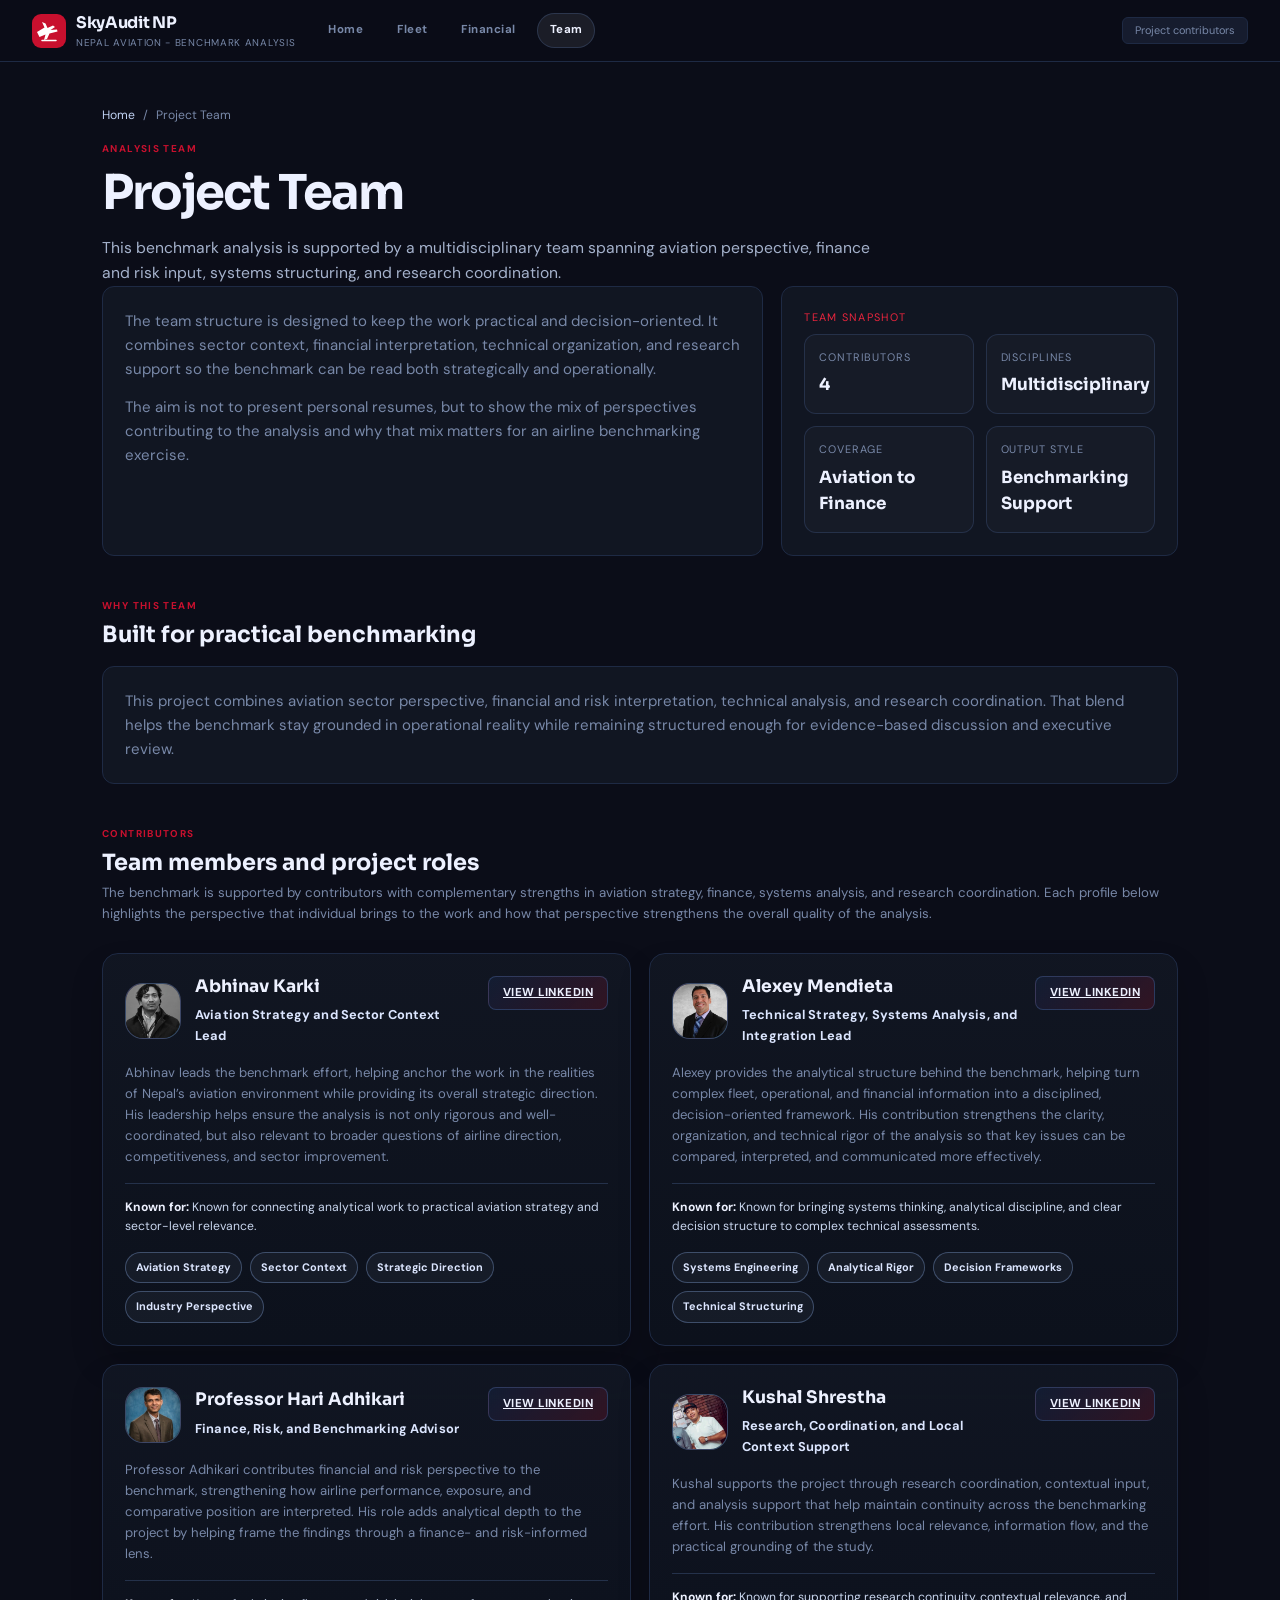
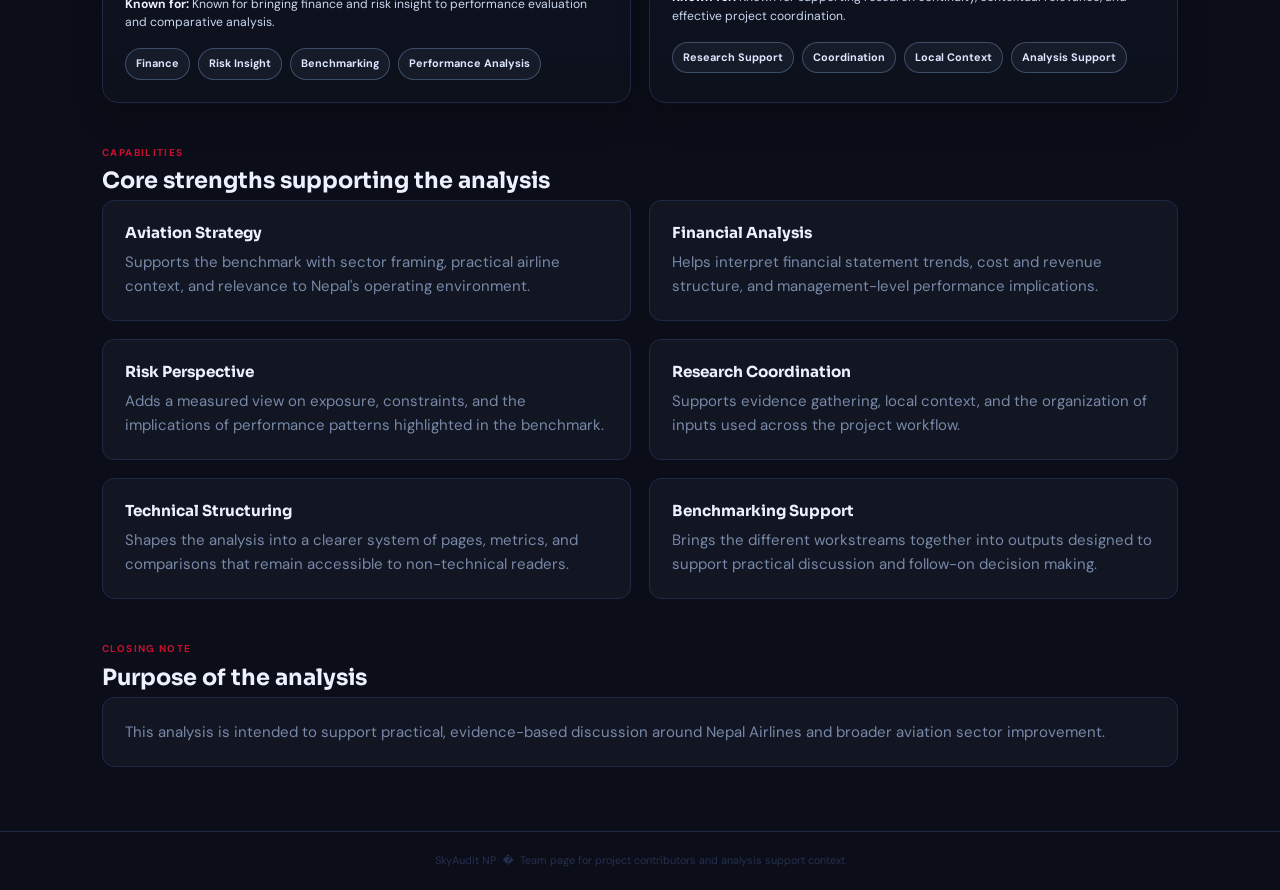
<file: team/index.html>
<!DOCTYPE html>
<html lang="en">
<head>
  <meta charset="UTF-8"/>
  <meta name="viewport" content="width=device-width, initial-scale=1.0"/>
  <title>Project Team | SkyAudit NP</title>
  <link rel="preconnect" href="https://fonts.googleapis.com"/>
  <link rel="preconnect" href="https://fonts.gstatic.com" crossorigin/>
  <link href="https://fonts.googleapis.com/css2?family=Sora:wght@400;600;700;800&family=DM+Sans:wght@400;500;600;700&display=swap" rel="stylesheet"/>
  <link rel="stylesheet" href="../assets/style.css"/>
</head>
<body class="team-page">
<header class="topbar">
  <div class="topbar-logo">
    <svg width="34" height="34" viewBox="0 0 34 34" fill="none" xmlns="http://www.w3.org/2000/svg">
      <rect width="34" height="34" rx="9" fill="#C8102E"/>
      <path d="M5 18L12.5 13.5L10 8L13.5 9.5L15.5 14L21 11.5L23 13L18.5 16L25 15.5L25.5 17.5L17.5 19.5L15 25L12 26L13.5 20.5L7.5 23L5 18Z" fill="white"/>
      <path d="M10 26.5L24 26.5" stroke="white" stroke-width="1.5" stroke-linecap="round"/>
    </svg>
    <div>
      <span class="logo-name">SkyAudit NP</span>
      <span class="logo-sub">Nepal Aviation - Benchmark Analysis</span>
    </div>
  </div>

  <nav class="topbar-nav" aria-label="Primary">
    <a class="topbar-nav-link" href="../">Home</a>
    <a class="topbar-nav-link" href="../fleet/">Fleet</a>
    <a class="topbar-nav-link" href="../financial/">Financial</a>
    <a class="topbar-nav-link is-active" href="./">Team</a>
  </nav>

  <div class="topbar-right">
    <span class="badge">Project contributors</span>
  </div>
</header>

<main>
  <div class="container">
    <section class="team-hero">
      <div class="fleet-breadcrumbs">
        <a href="../">Home</a>
        <span>/</span>
        <span>Project Team</span>
      </div>
      <div class="section-label">Analysis Team</div>
      <h1 class="fleet-page-title">Project Team</h1>
      <p class="fleet-page-subtitle">This benchmark analysis is supported by a multidisciplinary team spanning aviation perspective, finance and risk input, systems structuring, and research coordination.</p>

      <div class="team-hero-panel">
        <article class="card team-hero-card">
          <div class="team-hero-copy">
            <p>The team structure is designed to keep the work practical and decision-oriented. It combines sector context, financial interpretation, technical organization, and research support so the benchmark can be read both strategically and operationally.</p>
            <p>The aim is not to present personal resumes, but to show the mix of perspectives contributing to the analysis and why that mix matters for an airline benchmarking exercise.</p>
          </div>
        </article>

        <aside class="card team-hero-card">
          <div class="featured-link-kicker">Team Snapshot</div>
          <div class="team-hero-metrics">
            <div class="team-mini-stat">
              <span class="team-mini-stat-label">Contributors</span>
              <strong>4</strong>
            </div>
            <div class="team-mini-stat">
              <span class="team-mini-stat-label">Disciplines</span>
              <strong>Multidisciplinary</strong>
            </div>
            <div class="team-mini-stat">
              <span class="team-mini-stat-label">Coverage</span>
              <strong>Aviation to Finance</strong>
            </div>
            <div class="team-mini-stat">
              <span class="team-mini-stat-label">Output Style</span>
              <strong>Benchmarking Support</strong>
            </div>
          </div>
        </aside>
      </div>
    </section>

    <section class="team-section">
      <div class="section-label">Why This Team</div>
      <h2 class="section-title">Built for practical benchmarking</h2>
      <div class="card team-note-card">
        <p>This project combines aviation sector perspective, financial and risk interpretation, technical analysis, and research coordination. That blend helps the benchmark stay grounded in operational reality while remaining structured enough for evidence-based discussion and executive review.</p>
      </div>
    </section>

    <section class="team-section">
      <div class="section-label">Contributors</div>
      <h2 class="section-title">Team members and project roles</h2>
      <p class="section-desc">The benchmark is supported by contributors with complementary strengths in aviation strategy, finance, systems analysis, and research coordination. Each profile below highlights the perspective that individual brings to the work and how that perspective strengthens the overall quality of the analysis.</p>

      <div class="team-grid">
        <article class="team-member-card">
          <div class="team-member-top">
            <div class="team-member-head">
              <div class="team-member-avatar">
                <img src="./Abhinav Karki.jfif" alt="Portrait of Abhinav Karki"/>
              </div>
              <div>
                <h3 class="featured-link-title">Abhinav Karki</h3>
                <p class="team-member-role">Aviation Strategy and Sector Context Lead</p>
              </div>
            </div>
            <div class="team-member-links">
              <a class="btn btn-secondary team-linkedin-link" href="https://www.linkedin.com/in/abhinavkarki/" target="_blank" rel="noopener noreferrer">View LinkedIn</a>
            </div>
          </div>
          <p class="team-member-summary">Abhinav leads the benchmark effort, helping anchor the work in the realities of Nepal’s aviation environment while providing its overall strategic direction. His leadership helps ensure the analysis is not only rigorous and well-coordinated, but also relevant to broader questions of airline direction, competitiveness, and sector improvement.</p>
          <p class="team-known-for"><strong>Known for:</strong> Known for connecting analytical work to practical aviation strategy and sector-level relevance.</p>
          <div class="team-tag-row" aria-label="Abhinav Karki focus areas">
            <span class="team-tag">Aviation Strategy</span>
            <span class="team-tag">Sector Context</span>
            <span class="team-tag">Strategic Direction</span>
            <span class="team-tag">Industry Perspective</span>
          </div>
        </article>

        <article class="team-member-card">
          <div class="team-member-top">
            <div class="team-member-head">
              <div class="team-member-avatar">
                <img src="./Alexey Mendieta.jfif" alt="Portrait of Alexey Mendieta"/>
              </div>
              <div>
                <h3 class="featured-link-title">Alexey Mendieta</h3>
                <p class="team-member-role">Technical Strategy, Systems Analysis, and Integration Lead</p>
              </div>
            </div>
            <div class="team-member-links">
              <a class="btn btn-secondary team-linkedin-link" href="https://www.linkedin.com/in/alexey-mendieta-a318858/" target="_blank" rel="noopener noreferrer">View LinkedIn</a>
            </div>
          </div>
          <p class="team-member-summary">Alexey provides the analytical structure behind the benchmark, helping turn complex fleet, operational, and financial information into a disciplined, decision-oriented framework. His contribution strengthens the clarity, organization, and technical rigor of the analysis so that key issues can be compared, interpreted, and communicated more effectively.</p>
          <p class="team-known-for"><strong>Known for:</strong> Known for bringing systems thinking, analytical discipline, and clear decision structure to complex technical assessments.</p>
          <div class="team-tag-row" aria-label="Alexey Mendieta focus areas">
            <span class="team-tag">Systems Engineering</span>
            <span class="team-tag">Analytical Rigor</span>
            <span class="team-tag">Decision Frameworks</span>
            <span class="team-tag">Technical Structuring</span>
          </div>
        </article>

        <article class="team-member-card">
          <div class="team-member-top">
            <div class="team-member-head">
              <div class="team-member-avatar">
                <img src="./Hari Adhikari.jfif" alt="Portrait of Professor Hari Adhikari"/>
              </div>
              <div>
                <h3 class="featured-link-title">Professor Hari Adhikari</h3>
                <p class="team-member-role">Finance, Risk, and Benchmarking Advisor</p>
              </div>
            </div>
            <div class="team-member-links">
              <a class="btn btn-secondary team-linkedin-link" href="https://www.linkedin.com/in/hari-adhikari/" target="_blank" rel="noopener noreferrer">View LinkedIn</a>
            </div>
          </div>
          <p class="team-member-summary">Professor Adhikari contributes financial and risk perspective to the benchmark, strengthening how airline performance, exposure, and comparative position are interpreted. His role adds analytical depth to the project by helping frame the findings through a finance- and risk-informed lens.</p>
          <p class="team-known-for"><strong>Known for:</strong> Known for bringing finance and risk insight to performance evaluation and comparative analysis.</p>
          <div class="team-tag-row" aria-label="Professor Hari Adhikari focus areas">
            <span class="team-tag">Finance</span>
            <span class="team-tag">Risk Insight</span>
            <span class="team-tag">Benchmarking</span>
            <span class="team-tag">Performance Analysis</span>
          </div>
        </article>

        <article class="team-member-card">
          <div class="team-member-top">
            <div class="team-member-head">
              <div class="team-member-avatar">
                <img src="./Kushal Shrestha.jfif" alt="Portrait of Kushal Shrestha"/>
              </div>
              <div>
                <h3 class="featured-link-title">Kushal Shrestha</h3>
                <p class="team-member-role">Research, Coordination, and Local Context Support</p>
              </div>
            </div>
            <div class="team-member-links">
              <a class="btn btn-secondary team-linkedin-link" href="https://www.linkedin.com/in/kushal-shrestha-31303b231/" target="_blank" rel="noopener noreferrer">View LinkedIn</a>
            </div>
          </div>
          <p class="team-member-summary">Kushal supports the project through research coordination, contextual input, and analysis support that help maintain continuity across the benchmarking effort. His contribution strengthens local relevance, information flow, and the practical grounding of the study.</p>
          <p class="team-known-for"><strong>Known for:</strong> Known for supporting research continuity, contextual relevance, and effective project coordination.</p>
          <div class="team-tag-row" aria-label="Kushal Shrestha focus areas">
            <span class="team-tag">Research Support</span>
            <span class="team-tag">Coordination</span>
            <span class="team-tag">Local Context</span>
            <span class="team-tag">Analysis Support</span>
          </div>
        </article>
      </div>
    </section>

    <section class="team-section">
      <div class="section-label">Capabilities</div>
      <h2 class="section-title">Core strengths supporting the analysis</h2>
      <div class="team-strength-grid">
        <article class="card team-strength-card">
          <h3 class="team-strength-title">Aviation Strategy</h3>
          <p>Supports the benchmark with sector framing, practical airline context, and relevance to Nepal's operating environment.</p>
        </article>
        <article class="card team-strength-card">
          <h3 class="team-strength-title">Financial Analysis</h3>
          <p>Helps interpret financial statement trends, cost and revenue structure, and management-level performance implications.</p>
        </article>
        <article class="card team-strength-card">
          <h3 class="team-strength-title">Risk Perspective</h3>
          <p>Adds a measured view on exposure, constraints, and the implications of performance patterns highlighted in the benchmark.</p>
        </article>
        <article class="card team-strength-card">
          <h3 class="team-strength-title">Research Coordination</h3>
          <p>Supports evidence gathering, local context, and the organization of inputs used across the project workflow.</p>
        </article>
        <article class="card team-strength-card">
          <h3 class="team-strength-title">Technical Structuring</h3>
          <p>Shapes the analysis into a clearer system of pages, metrics, and comparisons that remain accessible to non-technical readers.</p>
        </article>
        <article class="card team-strength-card">
          <h3 class="team-strength-title">Benchmarking Support</h3>
          <p>Brings the different workstreams together into outputs designed to support practical discussion and follow-on decision making.</p>
        </article>
      </div>
    </section>

    <section class="team-section last">
      <div class="section-label">Closing Note</div>
      <h2 class="section-title">Purpose of the analysis</h2>
      <div class="card team-closing-card">
        <p>This analysis is intended to support practical, evidence-based discussion around Nepal Airlines and broader aviation sector improvement.</p>
      </div>
    </section>
  </div>
</main>

<footer class="footer">
  SkyAudit NP &nbsp;�&nbsp; Team page for project contributors and analysis support context
</footer>
</body>
</html>
</file>
<file: assets/style.css>
/* ============================================================
   SkyAudit NP v2 — Nepal Airlines Color Theme
   Nepal Airlines: Red #C8102E, Blue #1A3972
   Druk Air:       Teal #0E7C73, Orange #F47920
   ============================================================ */

:root {
  /* Backgrounds — deep navy with warm red undertone */
  --bg:        #0B0D18;
  --bg-card:   #111622;
  --bg-row:    #161C2E;
  --border:    #1E2A44;

  /* Nepal Airlines brand */
  --nepal:     #C8102E;
  --nepal-mid: #E8253D;
  --nepal-dim: rgba(200,16,46,0.12);
  --nac-blue:  #1A3972;
  --nac-blue-dim: rgba(26,57,114,0.2);

  /* Druk Air brand */
  --druk:      #0E7C73;
  --druk-light:#1DAB9F;
  --druk-dim:  rgba(14,124,115,0.15);
  --druk-orange: #F47920;

  /* Accents */
  --gold:      #D4A017;
  --amber:     #E8972A;

  /* Text */
  --text:      #EDF1FF;
  --muted:     #7888A8;
  --faint:     #253050;

  --radius:    12px;
  --radius-sm: 8px;
}

*, *::before, *::after { box-sizing: border-box; margin: 0; padding: 0; }
html { scroll-behavior: smooth; }

body {
  background: var(--bg);
  color: var(--text);
  font-family: 'DM Sans', system-ui, sans-serif;
  font-size: 15px;
  line-height: 1.6;
  -webkit-font-smoothing: antialiased;
}

h1,h2,h3,h4 { font-family: 'Sora', sans-serif; line-height: 1.25; }

/* ── TOP BAR ── */
.topbar {
  position: sticky;
  top: 0;
  z-index: 100;
  background: rgba(11,13,24,0.94);
  backdrop-filter: blur(16px);
  border-bottom: 1px solid var(--border);
  height: 62px;
  display: flex;
  align-items: center;
  padding: 0 32px;
  gap: 20px;
}

.topbar-logo { display: flex; align-items: center; gap: 10px; flex-shrink: 0; }

.logo-name {
  font-family: 'Sora', sans-serif;
  font-size: 1rem;
  font-weight: 700;
  letter-spacing: -0.02em;
  color: var(--text);
}

.logo-sub {
  display: block;
  font-size: 0.62rem;
  color: var(--muted);
  letter-spacing: 0.07em;
  text-transform: uppercase;
}

.topbar-right { margin-left: auto; display: flex; align-items: center; gap: 10px; }

.badge {
  background: var(--bg-row);
  border: 1px solid var(--border);
  border-radius: 6px;
  padding: 4px 12px;
  font-size: 0.68rem;
  color: var(--muted);
}

.btn {
  display: inline-flex;
  align-items: center;
  gap: 6px;
  border: none;
  border-radius: var(--radius-sm);
  padding: 7px 14px;
  font-family: 'DM Sans', sans-serif;
  font-size: 0.72rem;
  font-weight: 700;
  cursor: pointer;
  transition: all 0.18s;
  text-transform: uppercase;
  letter-spacing: 0.04em;
}

.btn-primary { background: var(--nepal); color: #fff; }
.btn-primary:hover { background: var(--nepal-mid); transform: translateY(-1px); }
.btn-ghost { background: var(--bg-row); border: 1px solid var(--border); color: var(--muted); }
.btn-ghost:hover { color: var(--text); }
.btn-secondary {
  background: linear-gradient(135deg, rgba(26,57,114,0.22), rgba(200,16,46,0.18));
  border: 1px solid rgba(74,103,161,0.42);
  color: var(--text);
}
.btn-secondary:hover { transform: translateY(-1px); border-color: rgba(120,150,212,0.46); }

.topbar-nav {
  display: flex;
  align-items: center;
  gap: 8px;
}

.topbar-nav-link {
  padding: 7px 12px;
  border-radius: 999px;
  font-size: 0.72rem;
  font-weight: 700;
  letter-spacing: 0.04em;
  color: var(--muted);
  text-decoration: none;
  transition: background 0.18s ease, color 0.18s ease, border-color 0.18s ease;
  border: 1px solid transparent;
}

.topbar-nav-link:hover,
.topbar-nav-link:focus-visible {
  color: var(--text);
  background: rgba(255,255,255,0.04);
}

.topbar-nav-link.is-active {
  color: var(--text);
  background: rgba(255,255,255,0.07);
  border-color: rgba(54,70,99,0.65);
}

/* ── DEMO BANNER ── */
.demo-banner {
  background: rgba(200,16,46,0.07);
  border-bottom: 1px solid rgba(200,16,46,0.2);
  padding: 8px 32px;
  font-size: 0.72rem;
  color: rgba(232,150,150,0.9);
  display: flex;
  align-items: center;
  gap: 8px;
}

/* ── LAYOUT ── */
.container { max-width: 1140px; margin: 0 auto; padding: 0 32px; }

section { padding: 52px 0 0; }
section.last { padding-bottom: 64px; }

.section-label {
  font-size: 0.62rem;
  font-weight: 700;
  letter-spacing: 0.14em;
  text-transform: uppercase;
  color: var(--nepal);
  margin-bottom: 6px;
}

.section-title {
  font-size: 1.4rem;
  font-weight: 700;
  color: var(--text);
  margin-bottom: 6px;
}

.section-desc {
  font-size: 0.83rem;
  color: var(--muted);
  margin-bottom: 28px;
}

/* ── HERO AIRLINE CARDS ── */
.hero { padding: 40px 0 0; }

.hero-cta-row { margin-bottom: 18px; }

.hero-grid {
  display: grid;
  grid-template-columns: 1fr 72px 1fr;
  align-items: stretch;
  gap: 0;
  margin-bottom: 44px;
}

/* Nepal Airlines card — red/blue brand */
.airline-card {
  border-radius: var(--radius);
  padding: 28px 24px 22px;
  position: relative;
  overflow: hidden;
}

.airline-card-nepal {
  background: linear-gradient(145deg, #140B12 0%, #0F1428 80%);
  border: 1px solid rgba(200,16,46,0.3);
}

.airline-card-nepal::before {
  content: '';
  position: absolute;
  top: 0; left: 0; right: 0;
  height: 3px;
  background: linear-gradient(90deg, var(--nepal), var(--nac-blue));
}

.airline-card-druk {
  background: linear-gradient(145deg, #071814 0%, #0A1020 80%);
  border: 1px solid rgba(14,124,115,0.3);
}

.airline-card-druk::before {
  content: '';
  position: absolute;
  top: 0; left: 0; right: 0;
  height: 3px;
  background: linear-gradient(90deg, var(--druk), var(--druk-orange));
}

.airline-header {
  display: flex;
  align-items: center;
  gap: 12px;
  margin-bottom: 18px;
}

/* Airline logo badges */
.logo-badge {
  width: 48px;
  height: 48px;
  border-radius: 10px;
  display: flex;
  align-items: center;
  justify-content: center;
  flex-shrink: 0;
}

.logo-badge img {
  max-width: 70%;
  max-height: 70%;
  display: block;
}

.logo-badge-nepal {
  background: var(--nepal);
}

.logo-badge-druk {
  background: var(--druk);
}

.airline-title-wrap {}

.airline-title {
  font-family: 'Sora', sans-serif;
  font-size: 1rem;
  font-weight: 700;
}

.airline-subtitle {
  font-size: 0.68rem;
  color: var(--muted);
}

.plane-svg-wrap {
  display: flex;
  align-items: center;
  justify-content: center;
  margin-bottom: 20px;
  height: 80px;
}

.plane-svg-wrap img {
  max-width: 100%;
  max-height: 100%;
  display: block;
  object-fit: contain;
}

.plane-caption {
  margin-top: -8px;
  margin-bottom: 18px;
  text-align: center;
  font-size: 0.72rem;
  font-weight: 600;
  letter-spacing: 0.03em;
  color: var(--muted);
}

.plane-svg-wrap.flip svg,
.plane-svg-wrap.flip img { transform: scaleX(-1); }

.airline-stats {
  display: grid;
  grid-template-columns: 1fr 1fr 1fr;
  gap: 12px;
}

.astat-val {
  font-family: 'Sora', sans-serif;
  font-size: 1.3rem;
  font-weight: 700;
  line-height: 1;
}

.astat-nepal { color: var(--nepal-mid); }
.astat-druk  { color: var(--druk-light); }

.astat-lbl {
  font-size: 0.62rem;
  color: var(--muted);
  margin-top: 4px;
  line-height: 1.3;
}

/* VS divider */
.vs-col {
  display: flex;
  flex-direction: column;
  align-items: center;
  justify-content: center;
  gap: 0;
}

.vs-line { width: 1px; flex: 1; background: var(--border); }

.vs-badge {
  font-family: 'Sora', sans-serif;
  font-size: 0.7rem;
  font-weight: 800;
  color: var(--muted);
  background: var(--bg-row);
  border: 1px solid var(--border);
  border-radius: 20px;
  padding: 6px 10px;
  letter-spacing: 0.05em;
}

/* ── COMPARISON TABLE ── */
/* â”€â”€ ROUTE MAP â”€â”€ */
.route-map-shell {
  position: relative;
  background: #0D1525;
  border-radius: 12px;
  overflow: hidden;
  min-height: 420px;
}

.route-map-toolbar {
  position: absolute;
  top: 14px;
  left: 16px;
  right: 16px;
  z-index: 800;
  display: flex;
  align-items: flex-start;
  justify-content: space-between;
  gap: 14px;
  pointer-events: none;
}

.route-map-filters,
.route-map-summary,
.route-map-legend {
  pointer-events: auto;
}

.route-map-filters {
  display: inline-flex;
  gap: 8px;
  flex-wrap: wrap;
  background: rgba(11,13,24,0.84);
  border: 1px solid var(--border);
  border-radius: 999px;
  padding: 6px;
}

.route-filter-btn {
  border: none;
  background: transparent;
  color: var(--muted);
  border-radius: 999px;
  padding: 7px 12px;
  font-family: 'DM Sans', sans-serif;
  font-size: 0.72rem;
  font-weight: 700;
  cursor: pointer;
  transition: background 0.18s ease, color 0.18s ease, transform 0.18s ease;
}

.route-filter-btn:hover {
  color: var(--text);
}

.route-filter-btn.is-active {
  background: rgba(255,255,255,0.08);
  color: var(--text);
}

.route-map-summary {
  max-width: 320px;
  padding: 10px 12px;
  background: rgba(11,13,24,0.84);
  border: 1px solid var(--border);
  border-radius: 10px;
  font-size: 0.7rem;
  color: var(--muted);
  line-height: 1.45;
}

.route-map-canvas {
  position: relative;
  z-index: 0;
  height: 420px;
  display: block;
  background:
    radial-gradient(circle at 20% 18%, rgba(38, 60, 96, 0.28), transparent 32%),
    radial-gradient(circle at 76% 24%, rgba(24, 45, 71, 0.22), transparent 28%),
    linear-gradient(180deg, #09111E 0%, #0D1525 100%);
}

.route-map-canvas::after {
  content: "";
  position: absolute;
  inset: 0;
  z-index: 250;
  pointer-events: none;
  background:
    linear-gradient(180deg, rgba(4, 9, 18, 0.08), rgba(4, 9, 18, 0.34)),
    radial-gradient(circle at center, transparent 42%, rgba(5, 10, 20, 0.26) 100%);
}

.route-map-svg {
  display: none;
}

.route-map-shell .leaflet-container {
  width: 100%;
  background: transparent;
  font-family: 'DM Sans', sans-serif;
}

.route-map-shell .leaflet-container.route-map-canvas {
  height: 420px;
}

.route-map-shell .leaflet-tile-pane {
  filter: grayscale(0.85) saturate(0.55) brightness(0.72) contrast(1.02);
  opacity: 0.9;
}

.route-map-shell .leaflet-tile {
  mix-blend-mode: normal !important;
}

.route-map-shell .leaflet-overlay-pane path,
.route-map-shell .leaflet-marker-pane,
.route-map-shell .leaflet-tooltip-pane {
  filter: none;
}

.route-map-shell .leaflet-control-attribution {
  background: rgba(11,13,24,0.76);
  color: rgba(170, 186, 211, 0.72);
  border-top-left-radius: 8px;
  border: 1px solid rgba(46, 64, 95, 0.65);
  backdrop-filter: blur(10px);
}

.route-map-shell .leaflet-control-attribution a {
  color: #A9BAD9;
}

.route-map-shell .leaflet-top.leaflet-left {
  top: 72px;
  left: 16px;
}

.route-map-shell .leaflet-control-zoom {
  display: block;
  border: 1px solid var(--border);
  border-radius: 10px;
  overflow: hidden;
  box-shadow: 0 10px 24px rgba(0,0,0,0.2);
}

.route-map-shell .leaflet-control-zoom a {
  width: 30px;
  height: 30px;
  line-height: 30px;
  background: rgba(11,13,24,0.9);
  color: var(--text);
  border-bottom: 1px solid rgba(46, 64, 95, 0.85);
}

.route-map-shell .leaflet-control-zoom a:last-child {
  border-bottom: none;
}

.route-map-shell .leaflet-control-zoom a:hover,
.route-map-shell .leaflet-control-zoom a:focus {
  background: rgba(25, 33, 52, 0.96);
  color: #fff;
}

.route-airport-label {
  color: #D9E3F7;
  font-size: 0.7rem;
  font-weight: 700;
  line-height: 1;
  letter-spacing: 0.05em;
  text-shadow:
    0 1px 2px rgba(0,0,0,0.78),
    0 0 8px rgba(3, 7, 14, 0.72);
  white-space: nowrap;
  pointer-events: none;
}

.route-airport-label span {
  display: inline-block;
  padding: 2px 6px;
  border-radius: 999px;
  background: rgba(7, 12, 22, 0.8);
  border: 1px solid rgba(111, 133, 171, 0.26);
  box-shadow: 0 6px 14px rgba(0,0,0,0.18);
}

.route-airport-label.route-airport-label-hub {
  color: #FFFFFF;
  font-weight: 700;
}

.route-airport-label.route-airport-label-hub span {
  background: linear-gradient(180deg, rgba(17, 26, 43, 0.96), rgba(10, 16, 28, 0.96));
  border-color: rgba(255,255,255,0.26);
  box-shadow:
    0 8px 18px rgba(0,0,0,0.26),
    0 0 0 1px rgba(255,255,255,0.06);
}

.route-airport-label.route-airport-label-nepalhub {
  color: #FFD7DD;
}

.route-airport-label.route-airport-label-nepalhub span {
  border-color: rgba(232, 37, 61, 0.42);
  box-shadow:
    0 8px 18px rgba(0,0,0,0.26),
    0 0 0 1px rgba(232, 37, 61, 0.16);
}

.route-airport-label.route-airport-label-drukhub {
  color: #CBFFF7;
}

.route-airport-label.route-airport-label-drukhub span {
  border-color: rgba(29, 171, 159, 0.42);
  box-shadow:
    0 8px 18px rgba(0,0,0,0.26),
    0 0 0 1px rgba(29, 171, 159, 0.16);
}

.route-map-legend {
  position: absolute;
  bottom: 14px;
  left: 16px;
  z-index: 780;
  display: flex;
  gap: 16px;
  flex-wrap: wrap;
  max-width: calc(100% - 32px);
  background: rgba(11,13,24,0.8);
  border: 1px solid var(--border);
  border-radius: 8px;
  padding: 8px 14px;
}

.route-map-legend-item {
  display: flex;
  align-items: center;
  gap: 6px;
  font-size: 0.68rem;
  color: var(--muted);
}

.route-map-tooltip {
  position: absolute;
  z-index: 860;
  min-width: 180px;
  max-width: 240px;
  padding: 10px 12px;
  background: rgba(9,13,24,0.96);
  border: 1px solid var(--border);
  border-radius: 10px;
  box-shadow: 0 10px 24px rgba(0,0,0,0.28);
  color: var(--text);
  font-size: 0.7rem;
  line-height: 1.45;
  pointer-events: none;
  opacity: 0;
  transform: translateY(6px);
  transition: opacity 0.14s ease, transform 0.14s ease;
}

.route-map-tooltip.is-visible {
  opacity: 1;
  transform: translateY(0);
}

.route-map-tooltip strong {
  display: block;
  margin-bottom: 4px;
  font-size: 0.76rem;
}

.route-map-tooltip .route-tooltip-meta {
  color: var(--muted);
}

.compare-wrap {
  background: var(--bg-card);
  border: 1px solid var(--border);
  border-radius: var(--radius);
  overflow: hidden;
}

.compare-table {
  width: 100%;
  border-collapse: collapse;
}

.compare-table thead th {
  padding: 12px 18px;
  text-align: left;
  font-size: 0.65rem;
  font-weight: 700;
  letter-spacing: 0.1em;
  text-transform: uppercase;
  color: var(--muted);
  background: rgba(255,255,255,0.025);
  border-bottom: 1px solid var(--border);
}

.compare-table thead th.col-nepal { color: var(--nepal-mid); }
.compare-table thead th.col-druk  { color: var(--druk-light); }

.compare-table tbody tr { border-bottom: 1px solid rgba(30,42,68,0.5); transition: background 0.12s; }
.compare-table tbody tr:last-child { border-bottom: none; }
.compare-table tbody tr:hover { background: rgba(255,255,255,0.02); }

/* Category separator rows */
.compare-table tr.cat-row td {
  padding: 7px 18px;
  font-size: 0.6rem;
  font-weight: 700;
  letter-spacing: 0.12em;
  text-transform: uppercase;
  color: var(--muted);
  background: rgba(255,255,255,0.02);
  border-bottom: 1px solid var(--border);
  border-top: 1px solid var(--border);
}

.compare-table td { padding: 13px 18px; vertical-align: middle; }

.metric-name { font-size: 0.85rem; color: var(--text); font-weight: 500; }
.metric-hint { font-size: 0.68rem; color: var(--muted); margin-top: 2px; }

/* value cells */
.cell-nepal { font-family: 'Sora', sans-serif; font-size: 1rem; font-weight: 700; color: var(--nepal-mid); }
.cell-druk  { font-family: 'Sora', sans-serif; font-size: 1rem; font-weight: 700; color: var(--druk-light); }
.cell-tie   { font-family: 'Sora', sans-serif; font-size: 1rem; font-weight: 700; color: var(--text); }

/* Bar inside table cell */
.bar-pair {
  display: flex;
  flex-direction: column;
  gap: 4px;
  min-width: 120px;
}

.bar-row { display: flex; align-items: center; gap: 8px; }

.bar-track {
  height: 5px;
  background: rgba(255,255,255,0.05);
  border-radius: 99px;
  overflow: hidden;
  flex: 1;
}

.bar-fill { height: 100%; border-radius: 99px; transition: width 0.7s cubic-bezier(.4,0,.2,1); }
.bar-fill-nepal { background: var(--nepal); }
.bar-fill-druk  { background: var(--druk-light); }
.bar-pct { font-size: 0.68rem; font-weight: 600; min-width: 32px; text-align: right; }
.bar-pct-nepal { color: var(--nepal-mid); }
.bar-pct-druk  { color: var(--druk-light); }

/* Verdict pill */
.verdict {
  display: inline-flex;
  align-items: center;
  gap: 4px;
  padding: 3px 9px;
  border-radius: 20px;
  font-size: 0.68rem;
  font-weight: 600;
  white-space: nowrap;
}

.v-nepal { background: var(--nepal-dim); color: var(--nepal-mid); }
.v-druk  { background: var(--druk-dim);  color: var(--druk-light); }
.v-tie   { background: rgba(255,255,255,0.05); color: var(--muted); }
.v-warn  { background: rgba(232,151,42,0.12); color: var(--amber); }

/* ── CHARTS ── */
.card {
  background: var(--bg-card);
  border: 1px solid var(--border);
  border-radius: var(--radius);
  padding: 24px;
}

.card-title {
  font-family: 'Sora', sans-serif;
  font-size: 0.88rem;
  font-weight: 700;
  margin-bottom: 18px;
  display: flex;
  align-items: center;
  gap: 8px;
  color: var(--text);
}

.chart-wrap { position: relative; }

.legend {
  display: flex;
  gap: 16px;
  margin-bottom: 14px;
  flex-wrap: wrap;
}

.legend-item { display: flex; align-items: center; gap: 6px; font-size: 0.72rem; color: var(--muted); }
.legend-dot { width: 9px; height: 9px; border-radius: 50%; flex-shrink: 0; }

.insight-box {
  margin-top: 14px;
  padding: 10px 14px;
  background: rgba(200,16,46,0.06);
  border-left: 3px solid var(--nepal);
  border-radius: 0 6px 6px 0;
  font-size: 0.73rem;
  color: var(--muted);
  line-height: 1.55;
}

.insight-box strong { color: var(--text); }

.fleet-hero {
  padding-top: 40px;
}

.fleet-breadcrumbs {
  display: inline-flex;
  align-items: center;
  gap: 8px;
  margin-bottom: 16px;
  font-size: 0.76rem;
  color: var(--muted);
}

.fleet-breadcrumbs a {
  color: #BFD0F1;
  text-decoration: none;
}

.fleet-page-title {
  font-size: clamp(2rem, 5vw, 3rem);
  letter-spacing: -0.04em;
  margin-bottom: 12px;
}

.fleet-page-subtitle {
  max-width: 780px;
  font-size: 0.98rem;
  color: #A5B2CC;
}

.fleet-section {
  padding-top: 42px;
}

.fleet-summary-grid {
  display: grid;
  grid-template-columns: repeat(2, minmax(0, 1fr));
  gap: 18px;
}

.fleet-summary-card {
  background: linear-gradient(180deg, rgba(17,22,34,0.96), rgba(12,17,28,0.98));
  border: 1px solid var(--border);
  border-radius: 16px;
  padding: 22px;
  box-shadow: 0 18px 32px rgba(0,0,0,0.18);
}

.fleet-summary-card-nepal {
  border-color: rgba(200,16,46,0.3);
}

.fleet-summary-card-druk {
  border-color: rgba(29,171,159,0.3);
}

.fleet-summary-top {
  display: flex;
  align-items: flex-start;
  justify-content: space-between;
  gap: 16px;
  margin-bottom: 18px;
}

.fleet-summary-top h3 {
  font-size: 1.1rem;
  margin-top: 4px;
}

.fleet-summary-label {
  font-size: 0.7rem;
  letter-spacing: 0.12em;
  text-transform: uppercase;
  color: var(--muted);
}

.fleet-summary-pill {
  display: inline-flex;
  align-items: center;
  justify-content: center;
  min-width: 74px;
  padding: 8px 12px;
  border-radius: 999px;
  border: 1px solid rgba(82,101,138,0.44);
  background: rgba(255,255,255,0.03);
  font-size: 0.75rem;
  color: var(--text);
}

.fleet-summary-metrics {
  display: grid;
  grid-template-columns: repeat(3, minmax(0, 1fr));
  gap: 12px;
}

.fleet-mini-stat {
  padding: 12px;
  border-radius: 12px;
  background: rgba(255,255,255,0.025);
  border: 1px solid rgba(44,58,86,0.72);
}

.fleet-mini-stat strong {
  display: block;
  font-family: 'Sora', sans-serif;
  font-size: 1rem;
  margin-top: 4px;
}

.fleet-mini-label {
  font-size: 0.7rem;
  color: var(--muted);
}

.fleet-note {
  margin-bottom: 18px;
  padding: 16px 18px;
}

.fleet-note p {
  margin-top: 6px;
  color: var(--muted);
  font-size: 0.82rem;
}

.fleet-chart-grid {
  display: grid;
  grid-template-columns: repeat(3, minmax(0, 1fr));
  gap: 18px;
}

.fleet-chart-card {
  padding: 18px;
}

.fleet-chart-wrap {
  height: 280px;
}

.fleet-table-toolbar {
  display: flex;
  justify-content: flex-end;
  margin-bottom: 14px;
}

.fleet-table-filters {
  display: inline-flex;
  flex-wrap: wrap;
  gap: 8px;
}

.fleet-filter-btn {
  border: 1px solid rgba(58,76,108,0.7);
  background: rgba(255,255,255,0.02);
  color: var(--muted);
  border-radius: 999px;
  padding: 8px 12px;
  font-family: 'DM Sans', sans-serif;
  font-size: 0.74rem;
  font-weight: 700;
  cursor: pointer;
  transition: all 0.18s ease;
}

.fleet-filter-btn:hover,
.fleet-filter-btn.is-active {
  color: var(--text);
  background: rgba(255,255,255,0.06);
}

.fleet-table-wrap {
  overflow: hidden;
}

.fleet-table-scroll {
  overflow-x: auto;
}

.fleet-table td,
.fleet-table th {
  white-space: nowrap;
}

.fleet-table td:nth-child(8),
.fleet-table td:nth-child(9) {
  white-space: normal;
  min-width: 200px;
}

.fleet-airline-pill,
.fleet-status-pill {
  display: inline-flex;
  align-items: center;
  padding: 5px 10px;
  border-radius: 999px;
  border: 1px solid rgba(66,83,117,0.75);
  background: rgba(255,255,255,0.04);
  font-size: 0.7rem;
  font-weight: 700;
}

.fleet-airline-pill-nepal {
  color: #FFD7DD;
  border-color: rgba(232,37,61,0.36);
  background: rgba(232,37,61,0.1);
}

.fleet-airline-pill-druk {
  color: #CBFFF7;
  border-color: rgba(29,171,159,0.36);
  background: rgba(29,171,159,0.1);
}

.fleet-status-pill {
  color: #DCE6FF;
}

.fleet-insight-box {
  padding: 22px 24px;
}

.fleet-implications-list {
  list-style: none;
  display: grid;
  gap: 12px;
}

.fleet-implications-list li {
  position: relative;
  padding-left: 18px;
  color: #D7DDED;
}

.fleet-implications-list li::before {
  content: '';
  position: absolute;
  top: 9px;
  left: 0;
  width: 7px;
  height: 7px;
  border-radius: 999px;
  background: linear-gradient(135deg, var(--nepal-mid), var(--druk-light));
}

.home-feature-section {
  padding-top: 12px;
}

.featured-link-card {
  display: flex;
  align-items: center;
  justify-content: space-between;
  gap: 24px;
  padding: 24px;
}

.featured-link-actions {
  display: flex;
  align-items: center;
  flex-shrink: 0;
}

.featured-link-kicker {
  font-size: 0.68rem;
  letter-spacing: 0.12em;
  text-transform: uppercase;
  color: var(--nepal-mid);
  margin-bottom: 8px;
}

.featured-link-title {
  font-size: 1.08rem;
  margin-bottom: 8px;
}

.featured-link-copy {
  max-width: 720px;
  font-size: 0.82rem;
  color: var(--muted);
}

.home-financial-metrics {
  display: grid;
  grid-template-columns: repeat(4, minmax(0, 1fr));
  gap: 12px;
  margin-top: 18px;
}

.home-financial-metric {
  padding: 12px;
  border-radius: 12px;
  border: 1px solid rgba(44,58,86,0.72);
  background: rgba(255,255,255,0.025);
}

.home-financial-metric-label {
  display: block;
  font-size: 0.68rem;
  letter-spacing: 0.08em;
  text-transform: uppercase;
  color: var(--muted);
}

.home-financial-metric-value {
  display: block;
  margin-top: 6px;
  font-family: 'Sora', sans-serif;
  font-size: 1rem;
  font-weight: 700;
  color: var(--text);
}

.home-financial-metric.is-negative .home-financial-metric-value {
  color: #F6B08A;
}

.financial-hero {
  padding-top: 40px;
}

.financial-section {
  padding-top: 42px;
}

.financial-summary-card {
  padding: 22px;
}

.financial-summary-copy {
  display: grid;
  gap: 12px;
  color: #D7DDED;
}

.financial-source-note {
  margin-top: 18px;
  padding-top: 16px;
  border-top: 1px solid rgba(45, 62, 92, 0.72);
  font-size: 0.78rem;
  color: var(--muted);
}

.financial-source-note p {
  margin-top: 6px;
}

.financial-kpi-grid {
  display: grid;
  grid-template-columns: repeat(4, minmax(0, 1fr));
  gap: 16px;
}

.financial-kpi-card {
  padding: 18px;
}

.financial-kpi-card.is-negative {
  border-color: rgba(244,121,32,0.28);
}

.financial-kpi-label {
  font-size: 0.72rem;
  letter-spacing: 0.08em;
  text-transform: uppercase;
  color: var(--muted);
}

.financial-kpi-value {
  margin-top: 8px;
  font-family: 'Sora', sans-serif;
  font-size: 1.5rem;
  font-weight: 700;
  letter-spacing: -0.04em;
}

.financial-kpi-subline {
  margin-top: 8px;
  font-size: 0.78rem;
  color: var(--muted);
}

.financial-chart-grid {
  display: grid;
  grid-template-columns: repeat(2, minmax(0, 1fr));
  gap: 18px;
}

.financial-chart-card {
  padding: 18px;
}

.financial-chart-card-wide {
  grid-column: span 2;
}

.financial-chart-wrap {
  height: 280px;
}

.financial-findings-grid {
  display: grid;
  grid-template-columns: repeat(2, minmax(0, 1fr));
  gap: 18px;
}

.financial-finding-card {
  padding: 20px;
}

.financial-finding-label {
  font-size: 0.68rem;
  letter-spacing: 0.12em;
  text-transform: uppercase;
  color: var(--nepal-mid);
  margin-bottom: 10px;
}

.financial-finding-card h3 {
  font-size: 1rem;
  margin-bottom: 14px;
}

.financial-finding-meta + .financial-finding-meta {
  margin-top: 12px;
}

.financial-finding-meta strong {
  display: block;
  font-size: 0.74rem;
  color: var(--text);
  margin-bottom: 4px;
}

.financial-finding-meta p {
  font-size: 0.78rem;
  color: var(--muted);
}

.financial-statements {
  display: grid;
  gap: 14px;
}

.financial-statement-card {
  background: var(--bg-card);
  border: 1px solid var(--border);
  border-radius: var(--radius);
  overflow: hidden;
}

.financial-statement-card summary {
  list-style: none;
  cursor: pointer;
  padding: 16px 18px;
  font-family: 'Sora', sans-serif;
  font-size: 0.92rem;
  font-weight: 700;
  border-bottom: 1px solid transparent;
  display: flex;
  align-items: center;
  justify-content: space-between;
  gap: 12px;
}

.financial-statement-card[open] summary {
  border-bottom-color: rgba(45, 62, 92, 0.72);
}

.financial-statement-card summary::-webkit-details-marker {
  display: none;
}

.financial-statement-card summary::after {
  content: '';
  width: 0;
  height: 0;
  border-left: 6px solid transparent;
  border-right: 6px solid transparent;
  border-top: 8px solid #A9BAD9;
  flex-shrink: 0;
  transition: transform 0.18s ease;
}

.financial-statement-card[open] summary::after {
  transform: rotate(180deg);
}

.financial-statement-body {
  padding: 0 0 6px;
}

.financial-table-scroll {
  overflow-x: auto;
}

.financial-table {
  width: 100%;
  border-collapse: collapse;
}

.financial-table th,
.financial-table td {
  padding: 12px 16px;
  border-bottom: 1px solid rgba(30,42,68,0.5);
  text-align: left;
  white-space: nowrap;
}

.financial-table thead th {
  position: sticky;
  top: 0;
  background: rgba(255,255,255,0.03);
  font-size: 0.67rem;
  letter-spacing: 0.1em;
  text-transform: uppercase;
  color: var(--muted);
}

.financial-table td:first-child,
.financial-table th:first-child {
  white-space: normal;
  min-width: 260px;
}

.financial-table-section td {
  font-size: 0.72rem;
  font-weight: 700;
  letter-spacing: 0.08em;
  text-transform: uppercase;
  color: var(--text);
  background: rgba(255,255,255,0.025);
}

.financial-download-card {
  padding: 24px;
}

.financial-download-actions {
  display: flex;
  flex-wrap: wrap;
  gap: 10px;
  margin-top: 18px;
}

.btn-disabled,
.btn[disabled] {
  opacity: 0.55;
  cursor: not-allowed;
}

.financial-download-note {
  margin-top: 14px;
  font-size: 0.78rem;
  color: var(--muted);
}

.team-hero {
  padding-top: 40px;
}

.team-section {
  padding-top: 42px;
}

.team-hero-panel {
  display: grid;
  grid-template-columns: minmax(0, 1.5fr) minmax(280px, 0.9fr);
  gap: 18px;
  align-items: stretch;
}

.team-hero-card,
.team-note-card,
.team-closing-card,
.team-member-card,
.team-strength-card {
  padding: 22px;
}

.team-hero-copy {
  display: grid;
  gap: 14px;
  color: #D7DDED;
}

.team-hero-copy p,
.team-note-card p,
.team-closing-card p,
.team-member-summary,
.team-strength-card p {
  color: var(--muted);
}

.team-hero-metrics {
  display: grid;
  grid-template-columns: repeat(2, minmax(0, 1fr));
  gap: 12px;
}

.team-mini-stat {
  padding: 14px;
  border-radius: 12px;
  border: 1px solid rgba(44,58,86,0.72);
  background: rgba(255,255,255,0.025);
}

.team-mini-stat-label {
  display: block;
  font-size: 0.68rem;
  letter-spacing: 0.08em;
  text-transform: uppercase;
  color: var(--muted);
}

.team-mini-stat strong {
  display: block;
  margin-top: 6px;
  font-family: 'Sora', sans-serif;
  font-size: 1.05rem;
  color: var(--text);
}

.team-note-card {
  margin-top: 18px;
}

.team-grid,
.team-strength-grid {
  display: grid;
  grid-template-columns: repeat(2, minmax(0, 1fr));
  gap: 18px;
}

.team-member-card {
  background: linear-gradient(180deg, rgba(17,22,34,0.96), rgba(12,17,28,0.98));
  border: 1px solid var(--border);
  border-radius: 16px;
  box-shadow: 0 18px 32px rgba(0,0,0,0.18);
}

.team-member-top {
  display: flex;
  align-items: flex-start;
  justify-content: space-between;
  gap: 16px;
  margin-bottom: 16px;
}

.team-member-head {
  display: flex;
  align-items: center;
  gap: 14px;
}

.team-member-avatar {
  width: 56px;
  height: 56px;
  border-radius: 18px;
  border: 1px solid rgba(70,89,127,0.72);
  background: linear-gradient(135deg, rgba(200,16,46,0.18), rgba(29,171,159,0.16));
  display: inline-flex;
  align-items: center;
  justify-content: center;
  font-family: 'Sora', sans-serif;
  font-size: 1rem;
  font-weight: 700;
  color: var(--text);
  flex-shrink: 0;
  overflow: hidden;
}

.team-member-avatar img {
  width: 100%;
  height: 100%;
  object-fit: cover;
  display: block;
}

.team-member-role {
  margin-top: 6px;
  font-size: 0.8rem;
  font-weight: 700;
  letter-spacing: 0.01em;
  color: #DCE6FF;
}

.team-member-links {
  display: flex;
  align-items: flex-start;
  flex-shrink: 0;
}

.team-linkedin-link {
  display: inline-flex;
  align-items: center;
  gap: 8px;
}

.team-member-summary {
  margin-top: 2px;
  font-size: 0.82rem;
  line-height: 1.6;
}

.team-known-for {
  margin-top: 16px;
  padding-top: 14px;
  border-top: 1px solid rgba(45, 62, 92, 0.72);
  font-size: 0.76rem;
  line-height: 1.55;
  color: #C9D6EE;
}

.team-known-for strong {
  color: var(--text);
}

.team-tag-row {
  display: flex;
  flex-wrap: wrap;
  gap: 8px;
  margin-top: 16px;
}

.team-tag {
  display: inline-flex;
  align-items: center;
  padding: 6px 10px;
  border-radius: 999px;
  border: 1px solid rgba(92,114,154,0.58);
  background: rgba(191,208,241,0.05);
  font-size: 0.68rem;
  font-weight: 700;
  color: #DCE6FF;
}

.team-strength-card {
  min-height: 100%;
}

.team-strength-title {
  font-size: 0.95rem;
  margin-bottom: 8px;
}

.two-col { display: grid; grid-template-columns: 1fr 1fr; gap: 20px; }

/* ── DELAY BREAKDOWN ── */
.delay-rows { display: flex; flex-direction: column; gap: 12px; }

.delay-item { display: flex; flex-direction: column; gap: 4px; }

.delay-head {
  display: flex;
  justify-content: space-between;
  align-items: baseline;
  font-size: 0.75rem;
}

.delay-name { color: var(--text); font-weight: 500; }

.delay-track {
  height: 28px;
  background: rgba(255,255,255,0.04);
  border-radius: 6px;
  overflow: hidden;
  display: flex;
  position: relative;
}

.delay-segment {
  height: 100%;
  display: flex;
  align-items: center;
  justify-content: flex-end;
  padding-right: 8px;
  font-size: 0.65rem;
  font-weight: 700;
  transition: width 0.6s;
  white-space: nowrap;
  overflow: hidden;
}

/* ── RECOMMENDATIONS ── */
.reco-grid { display: grid; grid-template-columns: 1fr 1fr; gap: 16px; }

.reco-card {
  background: var(--bg-card);
  border: 1px solid var(--border);
  border-radius: var(--radius);
  padding: 20px;
  cursor: pointer;
  transition: all 0.18s;
}

.reco-card:hover { border-color: rgba(200,16,46,0.3); transform: translateY(-1px); }

.reco-priority {
  display: inline-block;
  padding: 2px 8px;
  border-radius: 4px;
  font-size: 0.6rem;
  font-weight: 700;
  letter-spacing: 0.08em;
  text-transform: uppercase;
  margin-bottom: 10px;
}

.p-urgent { background: rgba(200,16,46,0.15); color: var(--nepal-mid); }
.p-high   { background: rgba(232,151,42,0.15); color: var(--amber); }
.p-medium { background: rgba(14,124,115,0.15); color: var(--druk-light); }

.reco-icon { font-size: 1.5rem; margin-bottom: 6px; }
.reco-title { font-family: 'Sora', sans-serif; font-size: 0.85rem; font-weight: 700; margin-bottom: 6px; }
.reco-body { font-size: 0.75rem; color: var(--muted); line-height: 1.55; margin-bottom: 10px; }

.reco-stat {
  font-size: 0.7rem;
  color: var(--amber);
  font-weight: 600;
  padding: 6px 10px;
  background: rgba(232,151,42,0.08);
  border-radius: 6px;
}

.reco-more {
  display: none;
  margin-top: 12px;
  padding-top: 12px;
  border-top: 1px solid var(--border);
  font-size: 0.72rem;
  color: var(--muted);
  line-height: 1.55;
}

.reco-more.open { display: block; }
.icao { font-size: 0.65rem; color: var(--faint); font-style: italic; margin-top: 6px; }

/* ── MODAL ── */
.modal-overlay {
  position: fixed;
  inset: 0;
  background: rgba(0,0,0,0.7);
  backdrop-filter: blur(6px);
  z-index: 200;
  display: flex;
  align-items: center;
  justify-content: center;
  opacity: 0;
  pointer-events: none;
  transition: opacity 0.2s;
}

.modal-overlay.open { opacity: 1; pointer-events: all; }

.modal {
  background: var(--bg-card);
  border: 1px solid var(--border);
  border-radius: var(--radius);
  padding: 28px;
  max-width: 520px;
  width: 100%;
  box-shadow: 0 24px 64px rgba(0,0,0,0.5);
}

.modal-head { display: flex; justify-content: space-between; align-items: center; margin-bottom: 20px; }
.modal-head h2 { font-size: 1.1rem; }
.modal-close { background: none; border: none; color: var(--muted); font-size: 1.4rem; cursor: pointer; line-height: 1; }

.upload-zone {
  border: 2px dashed var(--border);
  border-radius: var(--radius-sm);
  padding: 24px;
  text-align: center;
  cursor: pointer;
  transition: all 0.18s;
  margin-bottom: 12px;
}

.upload-zone:hover, .upload-zone.drag-over {
  border-color: var(--nepal);
  background: rgba(200,16,46,0.04);
}

.upload-zone p { font-size: 0.75rem; color: var(--muted); margin-top: 6px; }
.upload-success { padding: 8px 12px; background: var(--druk-dim); border: 1px solid rgba(14,124,115,0.25); border-radius: 6px; font-size: 0.75rem; color: var(--druk-light); margin-top: 8px; }

/* ── FOOTER ── */
.footer {
  border-top: 1px solid var(--border);
  padding: 20px 32px;
  text-align: center;
  font-size: 0.68rem;
  color: var(--faint);
}

/* ── PRINT ── */
@media print {
  .topbar, .modal-overlay, .demo-banner, .btn { display: none !important; }
  body { background: #fff; color: #000; }
  .card, .reco-card, .compare-wrap { background: #fff; border: 1px solid #ddd; }
}

/* ── RESPONSIVE ── */
@media (max-width: 920px) {
  .topbar {
    height: auto;
    min-height: 62px;
    flex-wrap: wrap;
    padding-top: 12px;
    padding-bottom: 12px;
  }
  .topbar-nav {
    order: 3;
    width: 100%;
  }
  .topbar-right {
    margin-left: 0;
  }
  .hero-grid { grid-template-columns: 1fr; }
  .vs-col { flex-direction: row; padding: 12px 0; }
  .vs-line { flex: unset; width: 60px; height: 1px; }
  .two-col { grid-template-columns: 1fr; }
  .reco-grid { grid-template-columns: 1fr; }
  .airline-stats { grid-template-columns: 1fr 1fr; }
  .fleet-summary-grid,
  .fleet-chart-grid { grid-template-columns: 1fr; }
  .fleet-summary-metrics { grid-template-columns: repeat(2, minmax(0, 1fr)); }
  .featured-link-card {
    flex-direction: column;
    align-items: flex-start;
  }
  .featured-link-actions {
    width: 100%;
  }
  .home-financial-metrics {
    grid-template-columns: repeat(2, minmax(0, 1fr));
    width: 100%;
  }
  .team-hero-panel,
  .team-grid,
  .team-strength-grid { grid-template-columns: 1fr; }
  .financial-chart-grid,
  .financial-findings-grid { grid-template-columns: 1fr; }
  .financial-kpi-grid { grid-template-columns: repeat(2, minmax(0, 1fr)); }
  .financial-chart-card-wide { grid-column: span 1; }
  .route-map-canvas { height: 390px; }
  .route-map-shell .leaflet-container.route-map-canvas { height: 390px; }
  .route-map-toolbar { flex-direction: column; align-items: stretch; }
  .route-map-summary { max-width: none; }
  .route-map-legend { right: 16px; }
}

@media (max-width: 600px) {
  .container { padding: 0 16px; }
  .topbar { padding: 12px 16px; }
  .topbar-nav {
    overflow-x: auto;
    padding-bottom: 4px;
  }
  .topbar-right {
    width: 100%;
    justify-content: flex-start;
    flex-wrap: wrap;
  }
  .hero-cta-row .btn { width: 100%; justify-content: center; }
  .fleet-page-title { font-size: 1.9rem; }
  .fleet-summary-metrics { grid-template-columns: 1fr; }
  .featured-link-card .btn { width: 100%; justify-content: center; }
  .home-financial-metrics { grid-template-columns: 1fr; }
  .team-hero-metrics,
  .team-strength-grid,
  .team-grid { grid-template-columns: 1fr; }
  .team-member-top,
  .team-member-head { flex-direction: column; }
  .team-member-links,
  .team-linkedin-link { width: 100%; }
  .team-linkedin-link { justify-content: center; }
  .financial-kpi-grid { grid-template-columns: 1fr; }
  .fleet-table-toolbar,
  .fleet-table-filters { width: 100%; }
  .fleet-filter-btn { flex: 1 1 100%; }
  .compare-table th:nth-child(4), .compare-table td:nth-child(4) { display: none; }
  .route-map-canvas { height: 340px; }
  .route-map-shell .leaflet-container.route-map-canvas { height: 340px; }
  .route-map-toolbar { top: 10px; left: 10px; right: 10px; }
  .route-map-shell .leaflet-top.leaflet-left { top: 96px; left: 10px; }
  .route-map-filters { width: 100%; justify-content: center; }
  .route-filter-btn { flex: 1; text-align: center; }
  .route-map-legend { left: 10px; right: 10px; bottom: 10px; gap: 10px; }
  .route-map-tooltip { display: none; }
}
</file>
